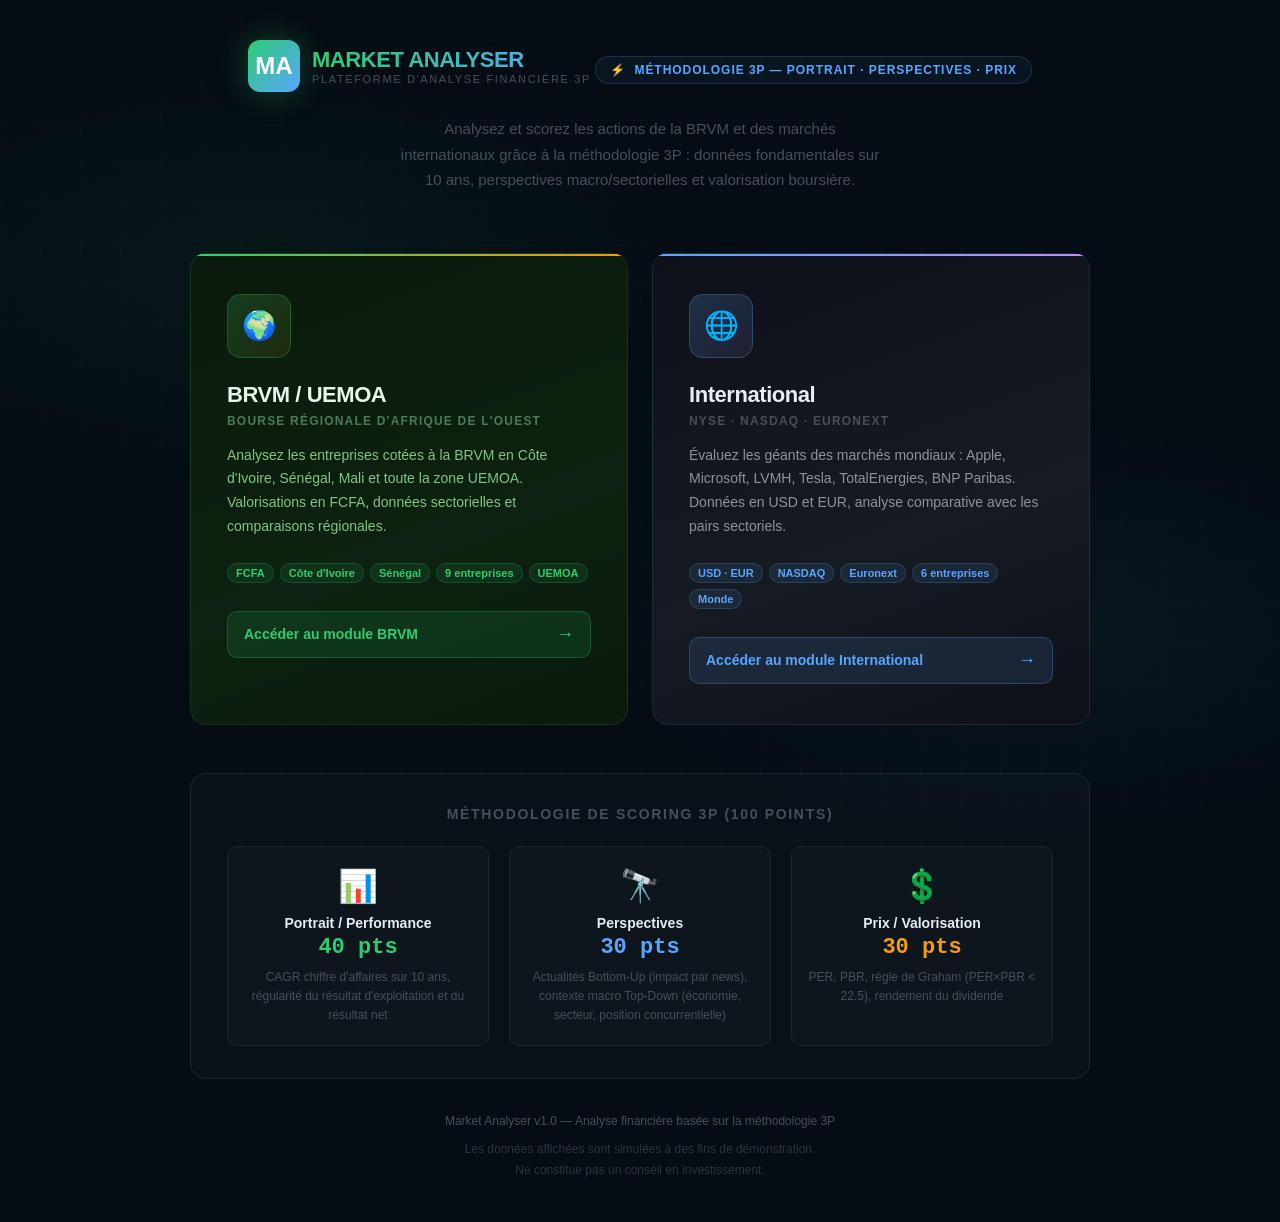
<file: index.html>
<!--
=============================================================
  Fichier    : index.html
  Projet     : Market Analyser
  Description: Page d'accueil — Sélection du module d'analyse (BRVM ou International)
  Auteur     : Claude Marcel
  Version    : 1.0
  Date       : 2026-03-07
  Dépendances: (aucune)
=============================================================
-->
<!DOCTYPE html>
<html lang="fr">
<head>
  <meta charset="UTF-8">
  <meta name="viewport" content="width=device-width, initial-scale=1.0">
  <meta name="description" content="Market Analyser — Plateforme d'analyse financière BRVM et marchés internationaux">
  <title>Market Analyser — Choisissez votre module</title>
  <style>
    /* ==================== RESET & BASE ==================== */
    *, *::before, *::after { box-sizing: border-box; margin: 0; padding: 0; }

    :root {
      --font: 'Segoe UI', -apple-system, BlinkMacSystemFont, Arial, sans-serif;
      --mono: 'Consolas', 'Monaco', monospace;
      --bg: #050d14;
      --brvm-green: #2ecc71;
      --brvm-orange: #f39c12;
      --intl-blue: #58a6ff;
      --intl-purple: #bc8cff;
      --text: #e6edf3;
      --text-muted: #484f58;
      --border: #21262d;
      --transition: 0.3s ease;
    }

    html { font-size: 16px; }

    body {
      font-family: var(--font);
      background-color: var(--bg);
      color: var(--text);
      min-height: 100vh;
      display: flex;
      flex-direction: column;
      align-items: center;
      justify-content: center;
      padding: 40px 20px;
      position: relative;
      overflow-x: hidden;
    }

    /* ==================== FOND ANIMÉ ==================== */
    body::before {
      content: '';
      position: fixed;
      inset: 0;
      background:
        radial-gradient(ellipse 60% 40% at 20% 30%, rgba(46, 204, 113, 0.06) 0%, transparent 60%),
        radial-gradient(ellipse 60% 40% at 80% 70%, rgba(88, 166, 255, 0.06) 0%, transparent 60%);
      pointer-events: none;
      z-index: 0;
    }

    /* Grille de fond */
    body::after {
      content: '';
      position: fixed;
      inset: 0;
      background-image:
        linear-gradient(rgba(255,255,255,0.02) 1px, transparent 1px),
        linear-gradient(90deg, rgba(255,255,255,0.02) 1px, transparent 1px);
      background-size: 40px 40px;
      pointer-events: none;
      z-index: 0;
    }

    /* ==================== CONTENU ==================== */
    .landing-container {
      position: relative;
      z-index: 1;
      width: 100%;
      max-width: 900px;
    }

    /* ==================== EN-TÊTE ==================== */
    .landing-header {
      text-align: center;
      margin-bottom: 60px;
    }

    .landing-logo {
      display: inline-flex;
      align-items: center;
      gap: 12px;
      margin-bottom: 24px;
    }

    .landing-logo-icon {
      width: 52px;
      height: 52px;
      border-radius: 12px;
      background: linear-gradient(135deg, #2ecc71, #58a6ff);
      display: flex;
      align-items: center;
      justify-content: center;
      font-size: 24px;
      font-weight: 800;
      color: #fff;
      box-shadow: 0 0 30px rgba(46, 204, 113, 0.3);
    }

    .landing-logo-text {
      text-align: left;
    }

    .landing-logo-text .main-title {
      font-size: 22px;
      font-weight: 800;
      letter-spacing: -0.02em;
      background: linear-gradient(90deg, #2ecc71, #58a6ff);
      -webkit-background-clip: text;
      -webkit-text-fill-color: transparent;
      background-clip: text;
    }

    .landing-logo-text .sub-title {
      font-size: 11px;
      color: var(--text-muted);
      text-transform: uppercase;
      letter-spacing: 0.15em;
      font-weight: 500;
    }

    .landing-tagline {
      font-size: 15px;
      color: var(--text-muted);
      max-width: 480px;
      margin: 0 auto;
      line-height: 1.7;
    }

    /* ==================== BADGE MÉTHODOLOGIE ==================== */
    .methodology-badge {
      display: inline-flex;
      align-items: center;
      gap: 8px;
      padding: 6px 14px;
      border: 1px solid rgba(88, 166, 255, 0.2);
      border-radius: 999px;
      background: rgba(88, 166, 255, 0.06);
      font-size: 12px;
      color: var(--intl-blue);
      font-weight: 600;
      margin-bottom: 16px;
      text-transform: uppercase;
      letter-spacing: 0.08em;
    }

    .methodology-badge::before {
      content: '⚡';
      font-size: 12px;
    }

    /* ==================== CARTES MODULES ==================== */
    .modules-grid {
      display: grid;
      grid-template-columns: 1fr 1fr;
      gap: 24px;
      margin-bottom: 48px;
    }

    .module-card {
      position: relative;
      text-decoration: none;
      display: block;
      border-radius: 16px;
      overflow: hidden;
      transition: all var(--transition);
      cursor: pointer;
    }

    .module-card-inner {
      padding: 40px 36px;
      border: 1px solid var(--border);
      border-radius: 16px;
      height: 100%;
      position: relative;
      transition: all var(--transition);
    }

    /* Carte BRVM */
    .module-card.brvm .module-card-inner {
      background: linear-gradient(160deg, #0a1a0b 0%, #0d2210 60%, #0a1a0b 100%);
      border-color: rgba(46, 204, 113, 0.15);
    }

    .module-card.brvm:hover .module-card-inner {
      border-color: rgba(46, 204, 113, 0.5);
      transform: translateY(-4px);
      box-shadow: 0 20px 60px rgba(46, 204, 113, 0.15);
    }

    /* Carte International */
    .module-card.intl .module-card-inner {
      background: linear-gradient(160deg, #0d1117 0%, #161b22 60%, #0d1117 100%);
      border-color: rgba(88, 166, 255, 0.15);
    }

    .module-card.intl:hover .module-card-inner {
      border-color: rgba(88, 166, 255, 0.5);
      transform: translateY(-4px);
      box-shadow: 0 20px 60px rgba(88, 166, 255, 0.12);
    }

    /* Barre de couleur en haut */
    .module-card-inner::before {
      content: '';
      position: absolute;
      top: 0;
      left: 0;
      right: 0;
      height: 2px;
      border-radius: 16px 16px 0 0;
    }

    .module-card.brvm .module-card-inner::before {
      background: linear-gradient(90deg, #2ecc71, #f39c12);
    }

    .module-card.intl .module-card-inner::before {
      background: linear-gradient(90deg, #58a6ff, #bc8cff);
    }

    /* Icône module */
    .module-icon {
      width: 64px;
      height: 64px;
      border-radius: 14px;
      display: flex;
      align-items: center;
      justify-content: center;
      font-size: 28px;
      margin-bottom: 24px;
    }

    .module-card.brvm .module-icon {
      background: linear-gradient(135deg, rgba(46, 204, 113, 0.2), rgba(243, 156, 18, 0.1));
      border: 1px solid rgba(46, 204, 113, 0.25);
    }

    .module-card.intl .module-icon {
      background: linear-gradient(135deg, rgba(88, 166, 255, 0.2), rgba(188, 140, 255, 0.1));
      border: 1px solid rgba(88, 166, 255, 0.25);
    }

    /* Nom du module */
    .module-name {
      font-size: 22px;
      font-weight: 800;
      margin-bottom: 6px;
      letter-spacing: -0.02em;
    }

    .module-card.brvm .module-name {
      color: #e8f5e9;
    }

    .module-card.intl .module-name {
      color: #e6edf3;
    }

    .module-subtitle {
      font-size: 12px;
      font-weight: 600;
      text-transform: uppercase;
      letter-spacing: 0.1em;
      margin-bottom: 16px;
    }

    .module-card.brvm .module-subtitle { color: #4a7c59; }
    .module-card.intl .module-subtitle { color: #484f58; }

    /* Description */
    .module-desc {
      font-size: 14px;
      line-height: 1.7;
      margin-bottom: 24px;
    }

    .module-card.brvm .module-desc { color: #81c784; }
    .module-card.intl .module-desc { color: #8b949e; }

    /* Tags */
    .module-tags {
      display: flex;
      flex-wrap: wrap;
      gap: 6px;
      margin-bottom: 28px;
    }

    .tag {
      padding: 3px 8px;
      border-radius: 999px;
      font-size: 11px;
      font-weight: 600;
    }

    .module-card.brvm .tag {
      background: rgba(46, 204, 113, 0.1);
      color: #2ecc71;
      border: 1px solid rgba(46, 204, 113, 0.2);
    }

    .module-card.intl .tag {
      background: rgba(88, 166, 255, 0.1);
      color: #58a6ff;
      border: 1px solid rgba(88, 166, 255, 0.2);
    }

    /* Bouton CTA */
    .module-cta {
      display: flex;
      align-items: center;
      justify-content: space-between;
      padding: 12px 16px;
      border-radius: 10px;
      font-size: 14px;
      font-weight: 600;
      transition: all var(--transition);
    }

    .module-card.brvm .module-cta {
      background: rgba(46, 204, 113, 0.12);
      color: #2ecc71;
      border: 1px solid rgba(46, 204, 113, 0.25);
    }

    .module-card.brvm:hover .module-cta {
      background: rgba(46, 204, 113, 0.2);
    }

    .module-card.intl .module-cta {
      background: rgba(88, 166, 255, 0.12);
      color: #58a6ff;
      border: 1px solid rgba(88, 166, 255, 0.25);
    }

    .module-card.intl:hover .module-cta {
      background: rgba(88, 166, 255, 0.2);
    }

    .cta-arrow {
      font-size: 18px;
      transition: transform var(--transition);
    }

    .module-card:hover .cta-arrow {
      transform: translateX(4px);
    }

    /* ==================== SECTION MÉTHODOLOGIE ==================== */
    .methodology-section {
      background: rgba(255, 255, 255, 0.02);
      border: 1px solid var(--border);
      border-radius: 16px;
      padding: 32px 36px;
      margin-bottom: 32px;
    }

    .methodology-title {
      font-size: 14px;
      font-weight: 700;
      color: var(--text-muted);
      text-transform: uppercase;
      letter-spacing: 0.12em;
      margin-bottom: 24px;
      text-align: center;
    }

    .pillars-grid {
      display: grid;
      grid-template-columns: repeat(3, 1fr);
      gap: 20px;
    }

    .pillar {
      text-align: center;
      padding: 20px 16px;
      border-radius: 10px;
      background: rgba(255, 255, 255, 0.02);
      border: 1px solid var(--border);
    }

    .pillar-icon {
      font-size: 32px;
      margin-bottom: 10px;
    }

    .pillar-name {
      font-size: 14px;
      font-weight: 700;
      color: var(--text);
      margin-bottom: 4px;
    }

    .pillar-pts {
      font-size: 22px;
      font-weight: 800;
      font-family: var(--mono);
      margin-bottom: 8px;
    }

    .pillar:nth-child(1) .pillar-pts { color: var(--brvm-green); }
    .pillar:nth-child(2) .pillar-pts { color: var(--intl-blue); }
    .pillar:nth-child(3) .pillar-pts { color: var(--brvm-orange); }

    .pillar-desc {
      font-size: 12px;
      color: var(--text-muted);
      line-height: 1.6;
    }

    /* ==================== PIED DE PAGE ==================== */
    .landing-footer {
      text-align: center;
      font-size: 12px;
      color: var(--text-muted);
      line-height: 1.8;
    }

    .landing-footer a {
      color: var(--intl-blue);
      text-decoration: none;
    }

    /* ==================== RESPONSIVE ==================== */
    @media (max-width: 720px) {
      .modules-grid {
        grid-template-columns: 1fr;
      }

      .pillars-grid {
        grid-template-columns: 1fr;
      }

      .module-card-inner {
        padding: 28px 24px;
      }

      .landing-header {
        margin-bottom: 40px;
      }

      .methodology-section {
        padding: 24px 20px;
      }
    }

    @media (max-width: 480px) {
      body {
        padding: 24px 16px;
      }

      .landing-logo-text .main-title {
        font-size: 18px;
      }
    }
  </style>
</head>
<body>

  <!-- ==================== CONTENEUR PRINCIPAL ==================== -->
  <div class="landing-container">

    <!-- ==================== EN-TÊTE ==================== -->
    <header class="landing-header">
      <div class="landing-logo">
        <div class="landing-logo-icon">MA</div>
        <div class="landing-logo-text">
          <div class="main-title">MARKET ANALYSER</div>
          <div class="sub-title">Plateforme d'analyse financière 3P</div>
        </div>
      </div>

      <div class="methodology-badge">Méthodologie 3P — Portrait · Perspectives · Prix</div>

      <p class="landing-tagline">
        Analysez et scorez les actions de la BRVM et des marchés internationaux
        grâce à la méthodologie 3P : données fondamentales sur 10 ans, perspectives
        macro/sectorielles et valorisation boursière.
      </p>
    </header>

    <!-- ==================== CARTES DES MODULES ==================== -->
    <div class="modules-grid">

      <!-- Carte BRVM -->
      <a href="brvm.html" class="module-card brvm">
        <div class="module-card-inner">
          <div class="module-icon">🌍</div>
          <div class="module-name">BRVM / UEMOA</div>
          <div class="module-subtitle">Bourse Régionale d'Afrique de l'Ouest</div>
          <p class="module-desc">
            Analysez les entreprises cotées à la BRVM en Côte d'Ivoire, Sénégal,
            Mali et toute la zone UEMOA. Valorisations en FCFA, données sectorielles
            et comparaisons régionales.
          </p>
          <div class="module-tags">
            <span class="tag">FCFA</span>
            <span class="tag">Côte d'Ivoire</span>
            <span class="tag">Sénégal</span>
            <span class="tag">9 entreprises</span>
            <span class="tag">UEMOA</span>
          </div>
          <div class="module-cta">
            <span>Accéder au module BRVM</span>
            <span class="cta-arrow">→</span>
          </div>
        </div>
      </a>

      <!-- Carte International -->
      <a href="international.html" class="module-card intl">
        <div class="module-card-inner">
          <div class="module-icon">🌐</div>
          <div class="module-name">International</div>
          <div class="module-subtitle">NYSE · NASDAQ · Euronext</div>
          <p class="module-desc">
            Évaluez les géants des marchés mondiaux : Apple, Microsoft, LVMH, Tesla,
            TotalEnergies, BNP Paribas. Données en USD et EUR, analyse comparative
            avec les pairs sectoriels.
          </p>
          <div class="module-tags">
            <span class="tag">USD · EUR</span>
            <span class="tag">NASDAQ</span>
            <span class="tag">Euronext</span>
            <span class="tag">6 entreprises</span>
            <span class="tag">Monde</span>
          </div>
          <div class="module-cta">
            <span>Accéder au module International</span>
            <span class="cta-arrow">→</span>
          </div>
        </div>
      </a>

    </div>

    <!-- ==================== PRÉSENTATION DE LA MÉTHODOLOGIE ==================== -->
    <div class="methodology-section">
      <div class="methodology-title">Méthodologie de scoring 3P (100 points)</div>
      <div class="pillars-grid">

        <div class="pillar">
          <div class="pillar-icon">📊</div>
          <div class="pillar-name">Portrait / Performance</div>
          <div class="pillar-pts">40 pts</div>
          <div class="pillar-desc">
            CAGR chiffre d'affaires sur 10 ans,
            régularité du résultat d'exploitation
            et du résultat net
          </div>
        </div>

        <div class="pillar">
          <div class="pillar-icon">🔭</div>
          <div class="pillar-name">Perspectives</div>
          <div class="pillar-pts">30 pts</div>
          <div class="pillar-desc">
            Actualités Bottom-Up (impact par news),
            contexte macro Top-Down (économie,
            secteur, position concurrentielle)
          </div>
        </div>

        <div class="pillar">
          <div class="pillar-icon">💲</div>
          <div class="pillar-name">Prix / Valorisation</div>
          <div class="pillar-pts">30 pts</div>
          <div class="pillar-desc">
            PER, PBR, règle de Graham (PER×PBR &lt; 22.5),
            rendement du dividende
          </div>
        </div>

      </div>
    </div>

    <!-- ==================== PIED DE PAGE ==================== -->
    <footer class="landing-footer">
      <p>Market Analyser v1.0 — Analyse financière basée sur la méthodologie 3P</p>
      <p style="margin-top:6px; opacity: 0.6;">
        Les données affichées sont simulées à des fins de démonstration.<br>
        Ne constitue pas un conseil en investissement.
      </p>
    </footer>

  </div>

</body>
</html>
</file>
